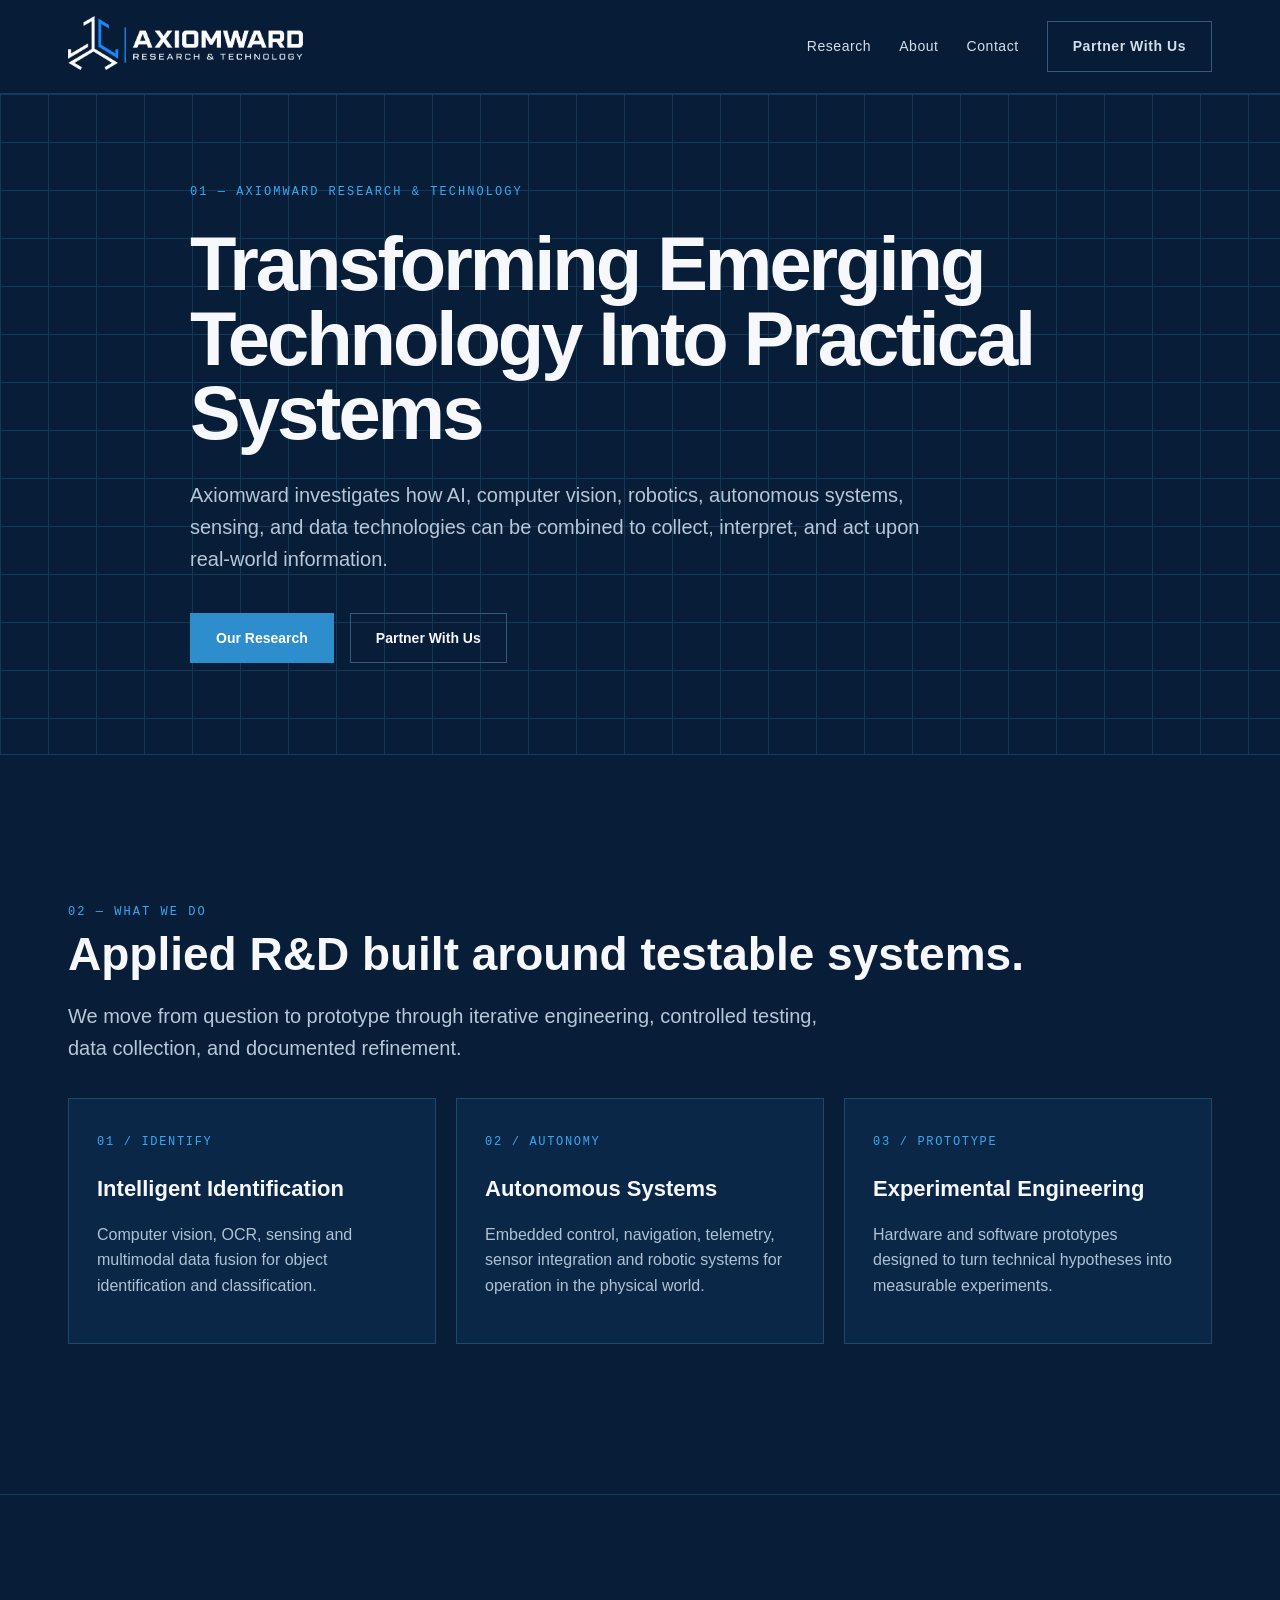
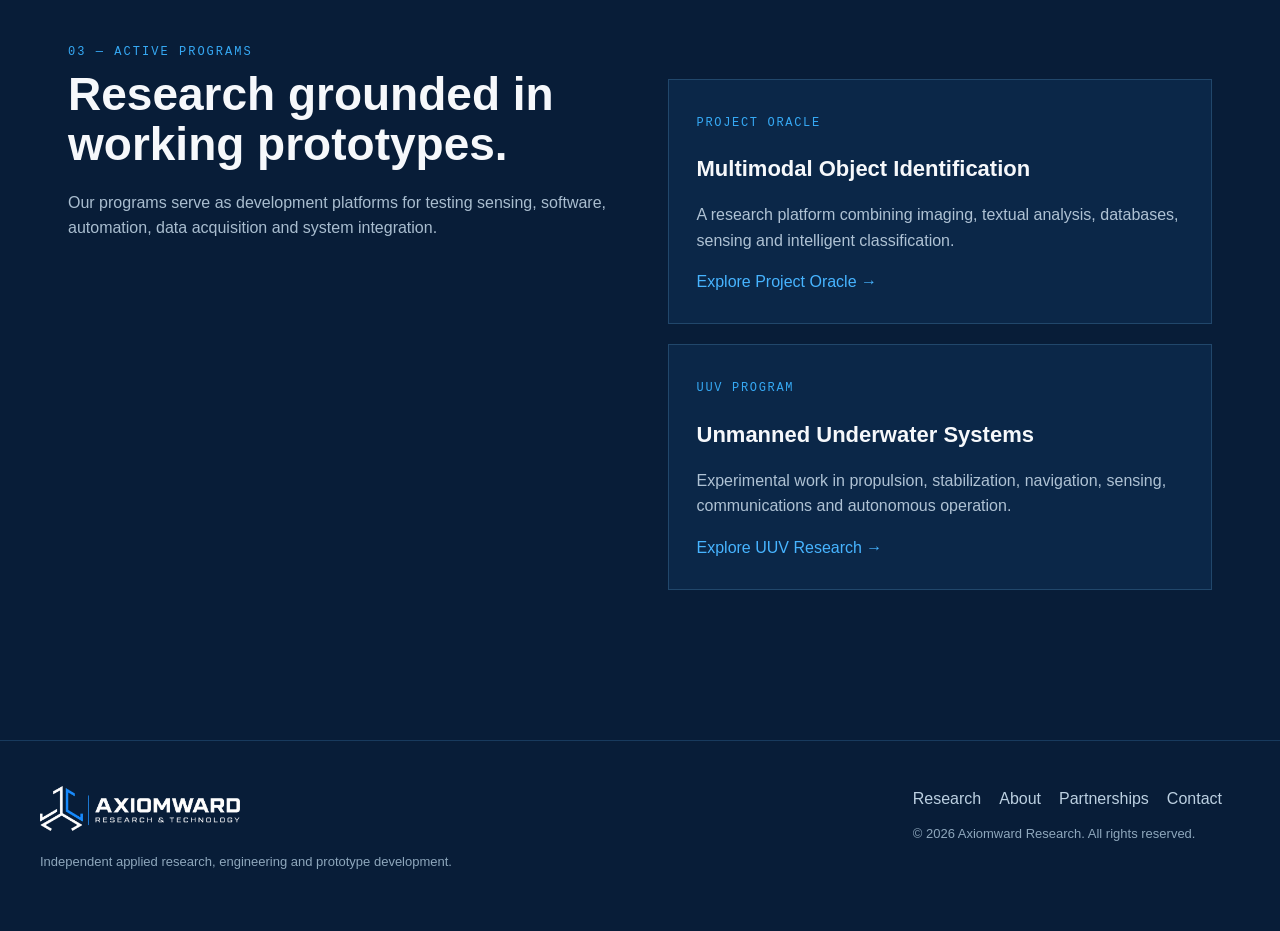
<file: index.html>
<!doctype html><html lang="en"><head><meta charset="utf-8"><meta name="viewport" content="width=device-width,initial-scale=1"><title>Home | Axiomward Research</title><meta name="description" content="Axiomward Research and Technology"><link rel="icon" href="favicon.png"><link rel="stylesheet" href="style.css"></head><body><header class="site-header"><nav class="nav"><a href="index.html"><img class="logo" src="axiomward-logo.png" alt="Axiomward Research & Technology"></a><button class="menu" aria-label="Menu">Menu</button><div class="links"><a class="" href="research.html">Research</a><a class="" href="about.html">About</a><a class="" href="contact.html">Contact</a><a class="btn" href="partnerships.html">Partner With Us</a></div></nav></header><main><section class="hero gridbg"><div class="wrap wide"><div class="eyebrow">01 — AXIOMWARD RESEARCH & TECHNOLOGY</div><h1>Transforming Emerging Technology Into Practical Systems</h1><p class="lead">Axiomward investigates how AI, computer vision, robotics, autonomous systems, sensing, and data technologies can be combined to collect, interpret, and act upon real-world information.</p><div class="actions"><a class="btn primary" href="research.html">Our Research</a><a class="btn" href="partnerships.html">Partner With Us</a></div></div></section><section class="section"><div class="wrap wide"><div class="eyebrow">02 — WHAT WE DO</div><h2>Applied R&D built around testable systems.</h2><p class="lead">We move from question to prototype through iterative engineering, controlled testing, data collection, and documented refinement.</p><div class="cards"><article class="card"><span class="num">01 / IDENTIFY</span><h3>Intelligent Identification</h3><p>Computer vision, OCR, sensing and multimodal data fusion for object identification and classification.</p></article><article class="card"><span class="num">02 / AUTONOMY</span><h3>Autonomous Systems</h3><p>Embedded control, navigation, telemetry, sensor integration and robotic systems for operation in the physical world.</p></article><article class="card"><span class="num">03 / PROTOTYPE</span><h3>Experimental Engineering</h3><p>Hardware and software prototypes designed to turn technical hypotheses into measurable experiments.</p></article></div></div></section><section class="section"><div class="wrap wide split"><div><div class="eyebrow">03 — ACTIVE PROGRAMS</div><h2>Research grounded in working prototypes.</h2><p class="muted">Our programs serve as development platforms for testing sensing, software, automation, data acquisition and system integration.</p></div><div class="cards" style="grid-template-columns:1fr"><article class="card"><span class="num">PROJECT ORACLE</span><h3>Multimodal Object Identification</h3><p>A research platform combining imaging, textual analysis, databases, sensing and intelligent classification.</p><a href="oracle.html">Explore Project Oracle →</a></article><article class="card"><span class="num">UUV PROGRAM</span><h3>Unmanned Underwater Systems</h3><p>Experimental work in propulsion, stabilization, navigation, sensing, communications and autonomous operation.</p><a href="uuv.html">Explore UUV Research →</a></article></div></div></section></main><footer class="footer"><div class="footer-inner"><div><img src="axiomward-logo.png" alt="Axiomward"><p class="small">Independent applied research, engineering and prototype development.</p></div><div><a href="research.html">Research</a><a href="about.html">About</a><a href="partnerships.html">Partnerships</a><a href="contact.html">Contact</a><p class="small">© <span data-year></span> Axiomward Research. All rights reserved.</p></div></div></footer><script src="main.js"></script></body></html>
</file>
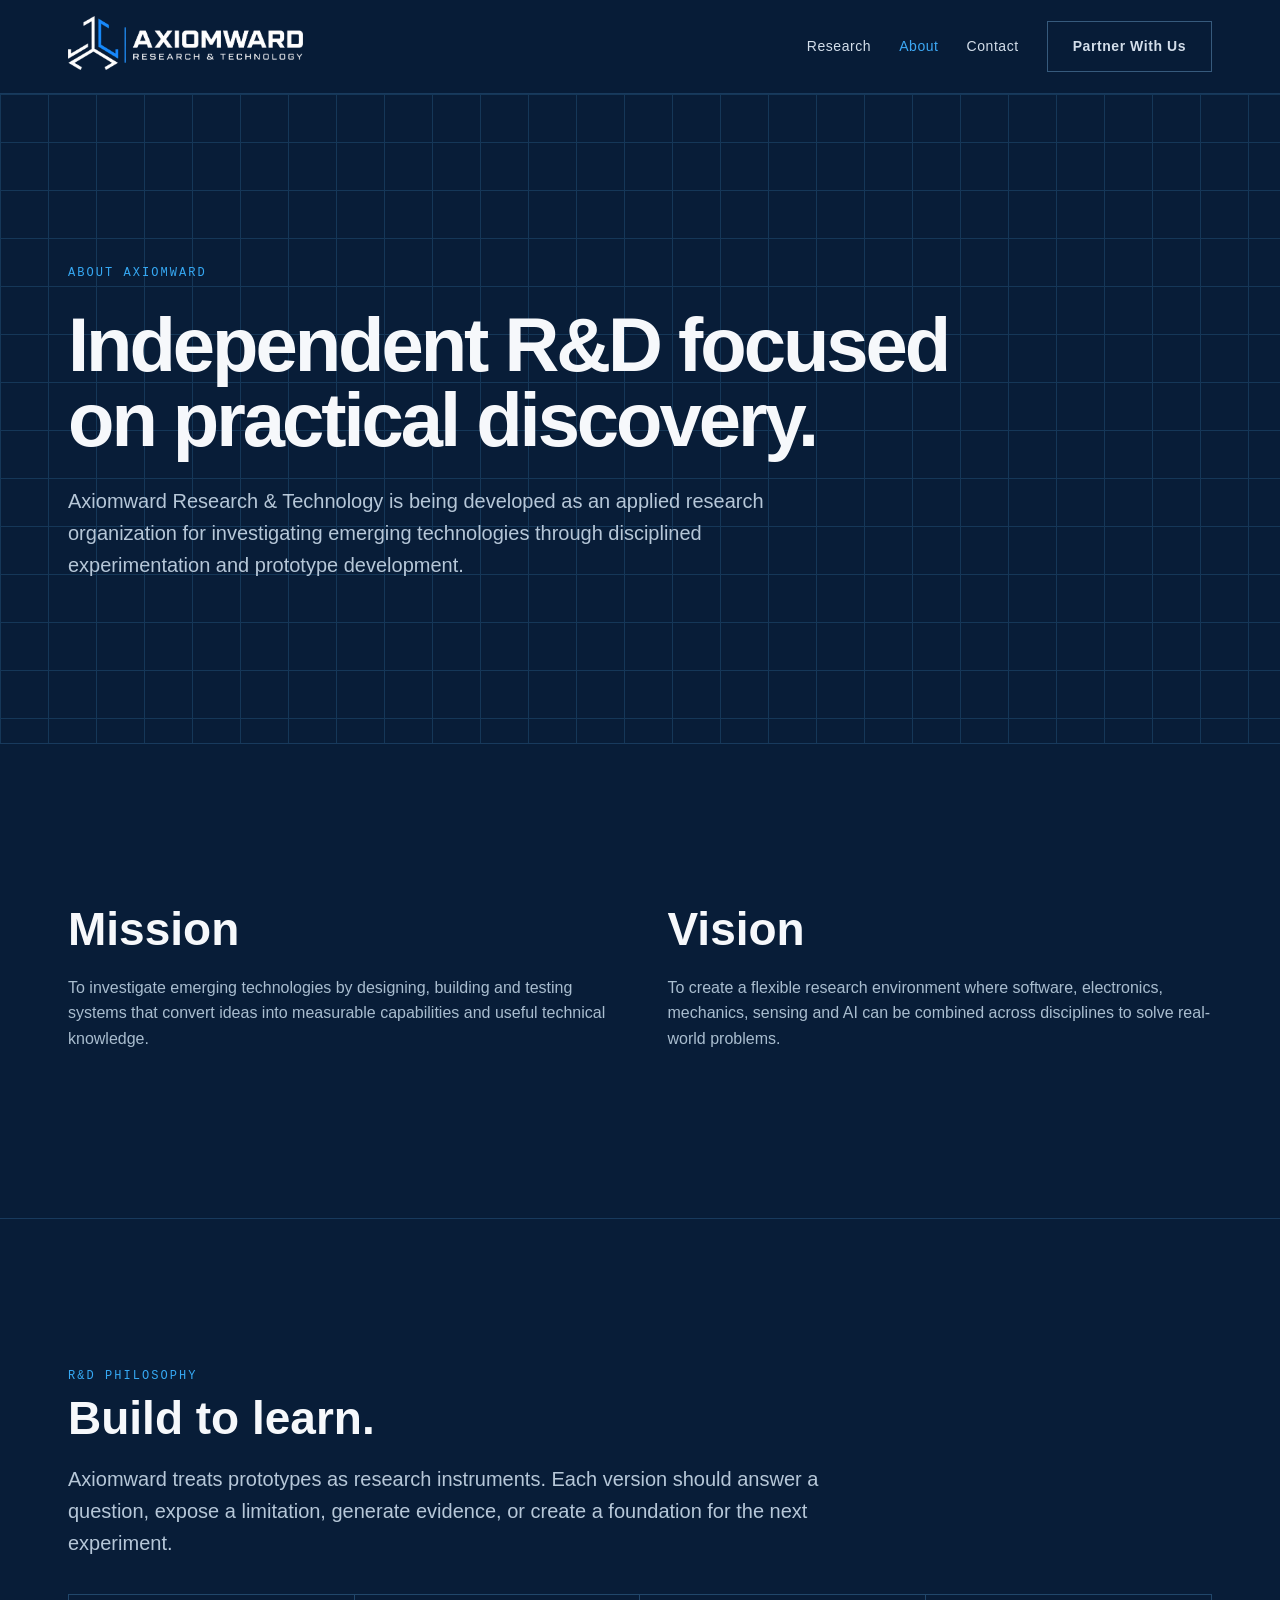
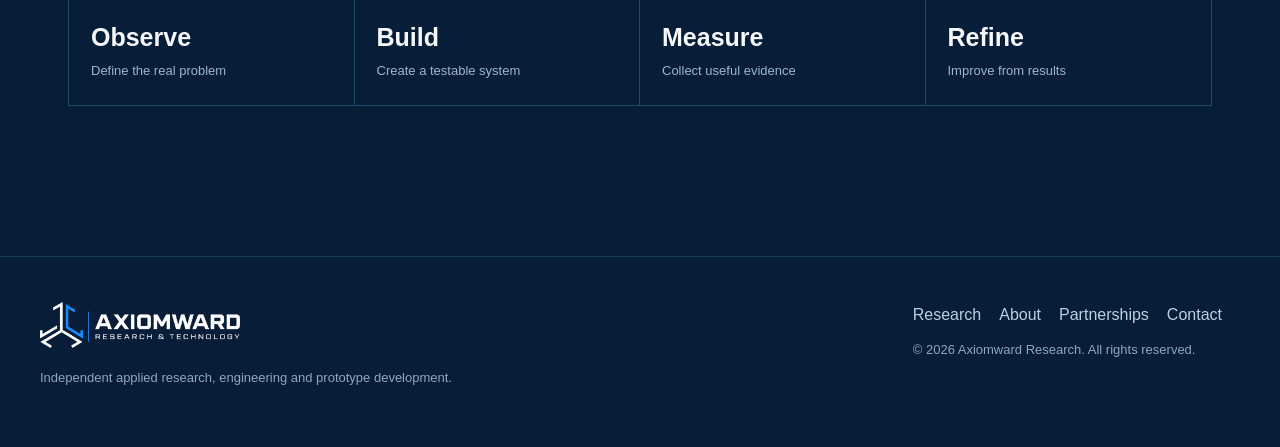
<file: about.html>
<!doctype html><html lang="en"><head><meta charset="utf-8"><meta name="viewport" content="width=device-width,initial-scale=1"><title>About | Axiomward Research</title><meta name="description" content="Axiomward Research and Technology"><link rel="icon" href="favicon.png"><link rel="stylesheet" href="style.css"></head><body><header class="site-header"><nav class="nav"><a href="index.html"><img class="logo" src="axiomward-logo.png" alt="Axiomward Research & Technology"></a><button class="menu" aria-label="Menu">Menu</button><div class="links"><a class="" href="research.html">Research</a><a class="active" href="about.html">About</a><a class="" href="contact.html">Contact</a><a class="btn" href="partnerships.html">Partner With Us</a></div></nav></header><main><section class="page-hero gridbg"><div class="wrap wide"><div class="eyebrow">ABOUT AXIOMWARD</div><h1>Independent R&D focused on practical discovery.</h1><p class="lead">Axiomward Research & Technology is being developed as an applied research organization for investigating emerging technologies through disciplined experimentation and prototype development.</p></div></section><section class="section"><div class="wrap wide split"><div><h2>Mission</h2><p class="muted">To investigate emerging technologies by designing, building and testing systems that convert ideas into measurable capabilities and useful technical knowledge.</p></div><div><h2>Vision</h2><p class="muted">To create a flexible research environment where software, electronics, mechanics, sensing and AI can be combined across disciplines to solve real-world problems.</p></div></div></section><section class="section"><div class="wrap wide"><div class="eyebrow">R&D PHILOSOPHY</div><h2>Build to learn.</h2><p class="lead">Axiomward treats prototypes as research instruments. Each version should answer a question, expose a limitation, generate evidence, or create a foundation for the next experiment.</p><div class="statbar"><div class="stat"><strong>Observe</strong><span>Define the real problem</span></div><div class="stat"><strong>Build</strong><span>Create a testable system</span></div><div class="stat"><strong>Measure</strong><span>Collect useful evidence</span></div><div class="stat"><strong>Refine</strong><span>Improve from results</span></div></div></div></section></main><footer class="footer"><div class="footer-inner"><div><img src="axiomward-logo.png" alt="Axiomward"><p class="small">Independent applied research, engineering and prototype development.</p></div><div><a href="research.html">Research</a><a href="about.html">About</a><a href="partnerships.html">Partnerships</a><a href="contact.html">Contact</a><p class="small">© <span data-year></span> Axiomward Research. All rights reserved.</p></div></div></footer><script src="main.js"></script></body></html>
</file>
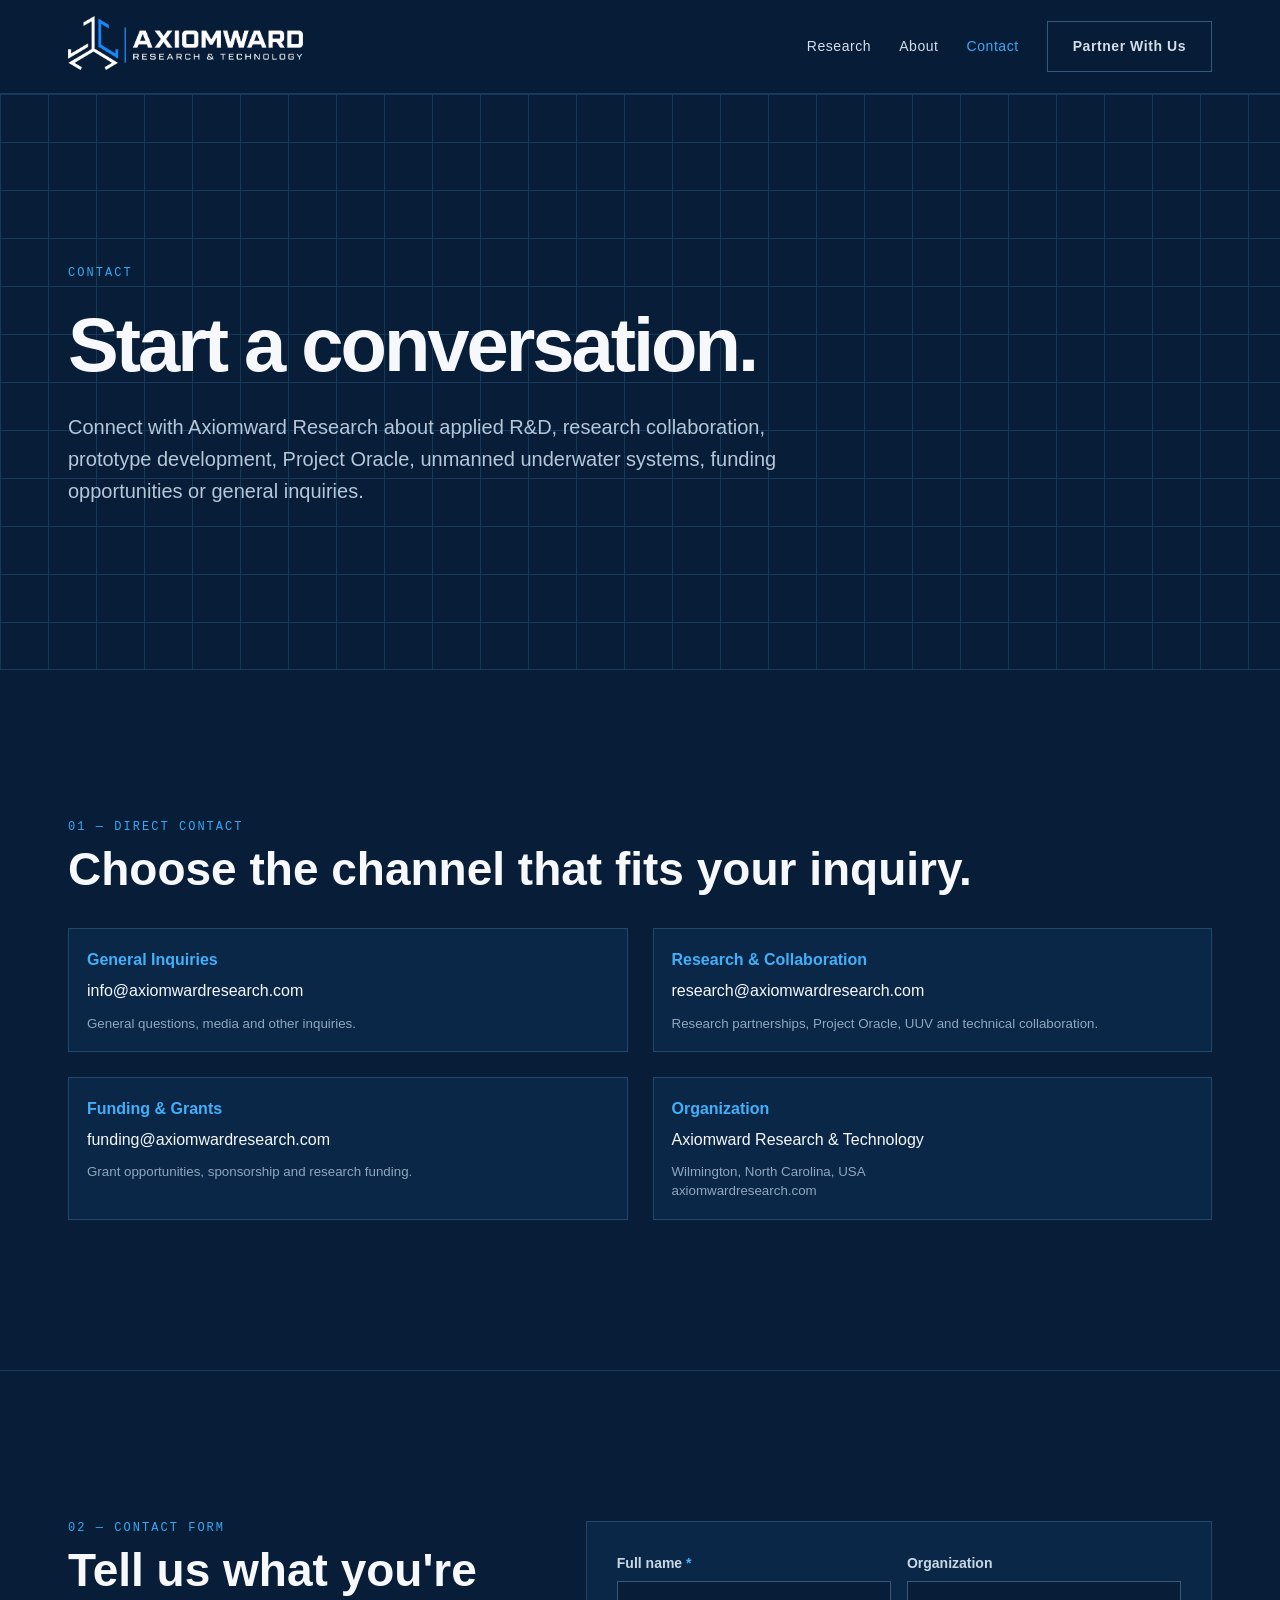
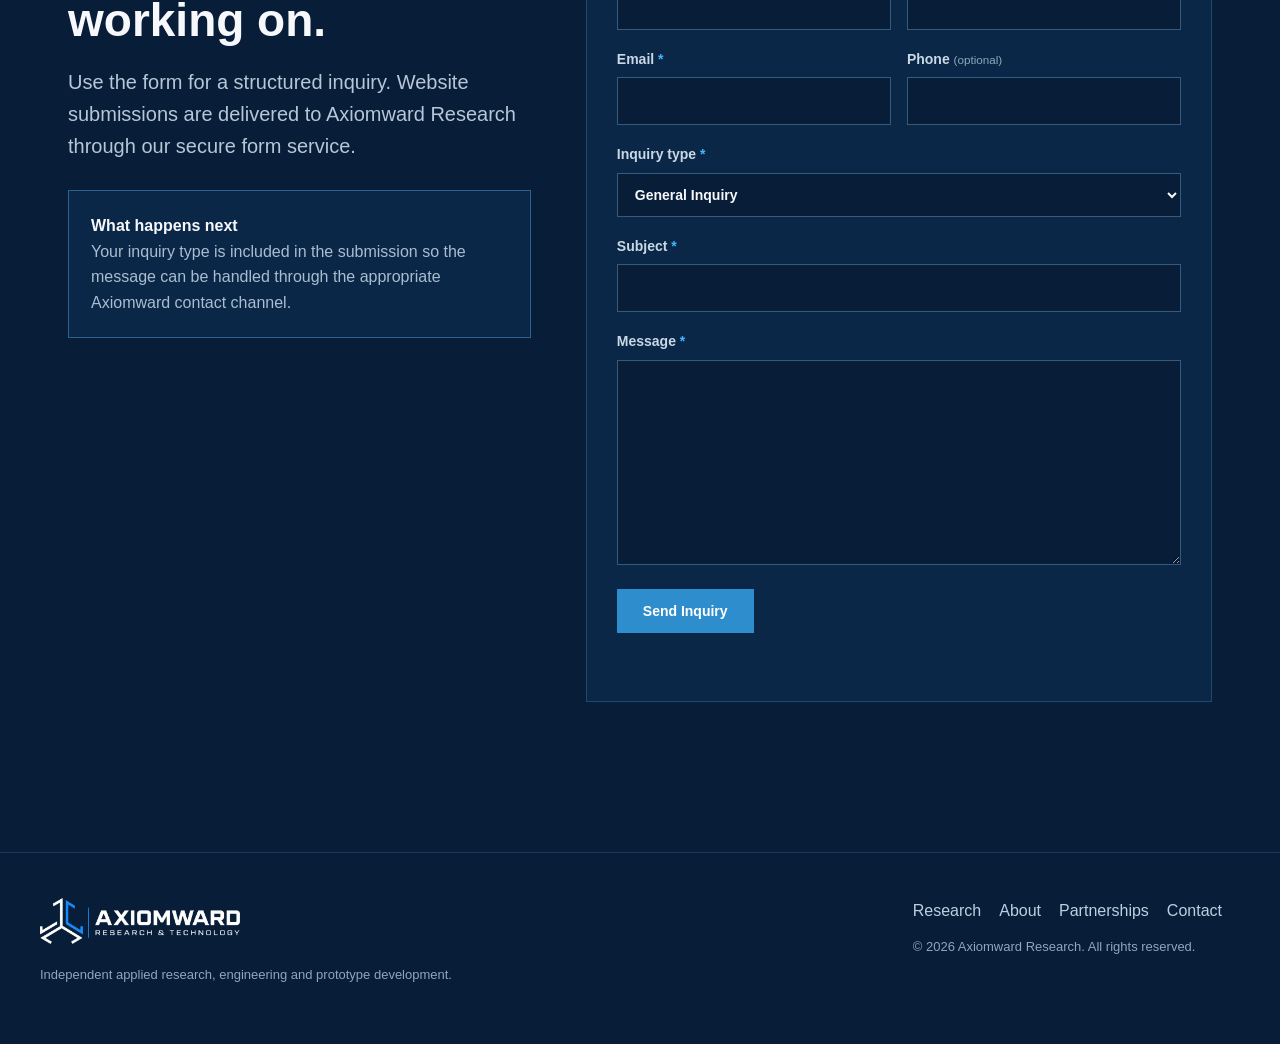
<file: contact.html>
<!doctype html><html lang="en"><head><meta charset="utf-8"><meta name="viewport" content="width=device-width,initial-scale=1"><title>Contact | Axiomward Research</title><meta name="description" content="Contact Axiomward Research for general inquiries, research collaboration, prototype development, funding and grants."><link rel="icon" href="favicon.png"><link rel="stylesheet" href="style.css"></head><body><header class="site-header"><nav class="nav"><a href="index.html"><img class="logo" src="axiomward-logo.png" alt="Axiomward Research & Technology"></a><button class="menu" aria-label="Menu">Menu</button><div class="links"><a href="research.html">Research</a><a href="about.html">About</a><a class="active" href="contact.html">Contact</a><a class="btn" href="partnerships.html">Partner With Us</a></div></nav></header><main><section class="page-hero gridbg"><div class="wrap wide"><div class="eyebrow">CONTACT</div><h1>Start a conversation.</h1><p class="lead">Connect with Axiomward Research about applied R&amp;D, research collaboration, prototype development, Project Oracle, unmanned underwater systems, funding opportunities or general inquiries.</p></div></section><section class="section"><div class="wrap wide"><div class="eyebrow">01 — DIRECT CONTACT</div><h2>Choose the channel that fits your inquiry.</h2><div class="contact-grid contact-channels"><a class="field contact-card" href="mailto:info@axiomwardresearch.com"><strong>General Inquiries</strong><span>info@axiomwardresearch.com</span><small>General questions, media and other inquiries.</small></a><a class="field contact-card" href="mailto:research@axiomwardresearch.com"><strong>Research &amp; Collaboration</strong><span>research@axiomwardresearch.com</span><small>Research partnerships, Project Oracle, UUV and technical collaboration.</small></a><a class="field contact-card" href="mailto:funding@axiomwardresearch.com"><strong>Funding &amp; Grants</strong><span>funding@axiomwardresearch.com</span><small>Grant opportunities, sponsorship and research funding.</small></a><div class="field"><strong>Organization</strong>Axiomward Research &amp; Technology<small>Wilmington, North Carolina, USA<br>axiomwardresearch.com</small></div></div></div></section><section class="section" id="contact-form"><div class="wrap wide"><div class="split contact-layout"><div><div class="eyebrow">02 — CONTACT FORM</div><h2>Tell us what you're working on.</h2><p class="lead">Use the form for a structured inquiry. Website submissions are delivered to Axiomward Research through our secure form service.</p><div class="notice"><strong>What happens next</strong><br><span class="muted">Your inquiry type is included in the submission so the message can be handled through the appropriate Axiomward contact channel.</span></div></div><div class="form-panel"><form id="axiomward-contact" action="https://formspree.io/f/mbglmper" method="POST"><input type="hidden" name="_subject" id="form-subject" value="[AXIOMWARD WEBSITE] General Inquiry"><div class="form-row"><label>Full name <span>*</span><input type="text" name="name" autocomplete="name" required></label><label>Organization<input type="text" name="organization" autocomplete="organization"></label></div><div class="form-row"><label>Email <span>*</span><input type="email" name="email" autocomplete="email" required></label><label>Phone <small>(optional)</small><input type="tel" name="phone" autocomplete="tel"></label></div><label>Inquiry type <span>*</span><select name="inquiry_type" id="inquiry-type" required><option value="General Inquiry">General Inquiry</option><option value="Research Collaboration">Research Collaboration</option><option value="Project Oracle">Project Oracle</option><option value="UUV / Marine Technology">UUV / Marine Technology</option><option value="Funding & Grants">Funding &amp; Grants</option><option value="Media Inquiry">Media Inquiry</option><option value="Other">Other</option></select></label><label>Subject <span>*</span><input type="text" name="subject" id="subject" required></label><label>Message <span>*</span><textarea name="message" rows="8" required></textarea></label><input type="text" name="_gotcha" class="hp" tabindex="-1" autocomplete="off" aria-hidden="true"><button class="btn primary form-submit" type="submit">Send Inquiry</button><p class="form-status" id="form-status" role="status" aria-live="polite"></p></form></div></div></div></section></main><footer class="footer"><div class="footer-inner"><div><img src="axiomward-logo.png" alt="Axiomward"><p class="small">Independent applied research, engineering and prototype development.</p></div><div><a href="research.html">Research</a><a href="about.html">About</a><a href="partnerships.html">Partnerships</a><a href="contact.html">Contact</a><p class="small">© <span data-year></span> Axiomward Research. All rights reserved.</p></div></div></footer><script src="main.js"></script></body></html>
</file>
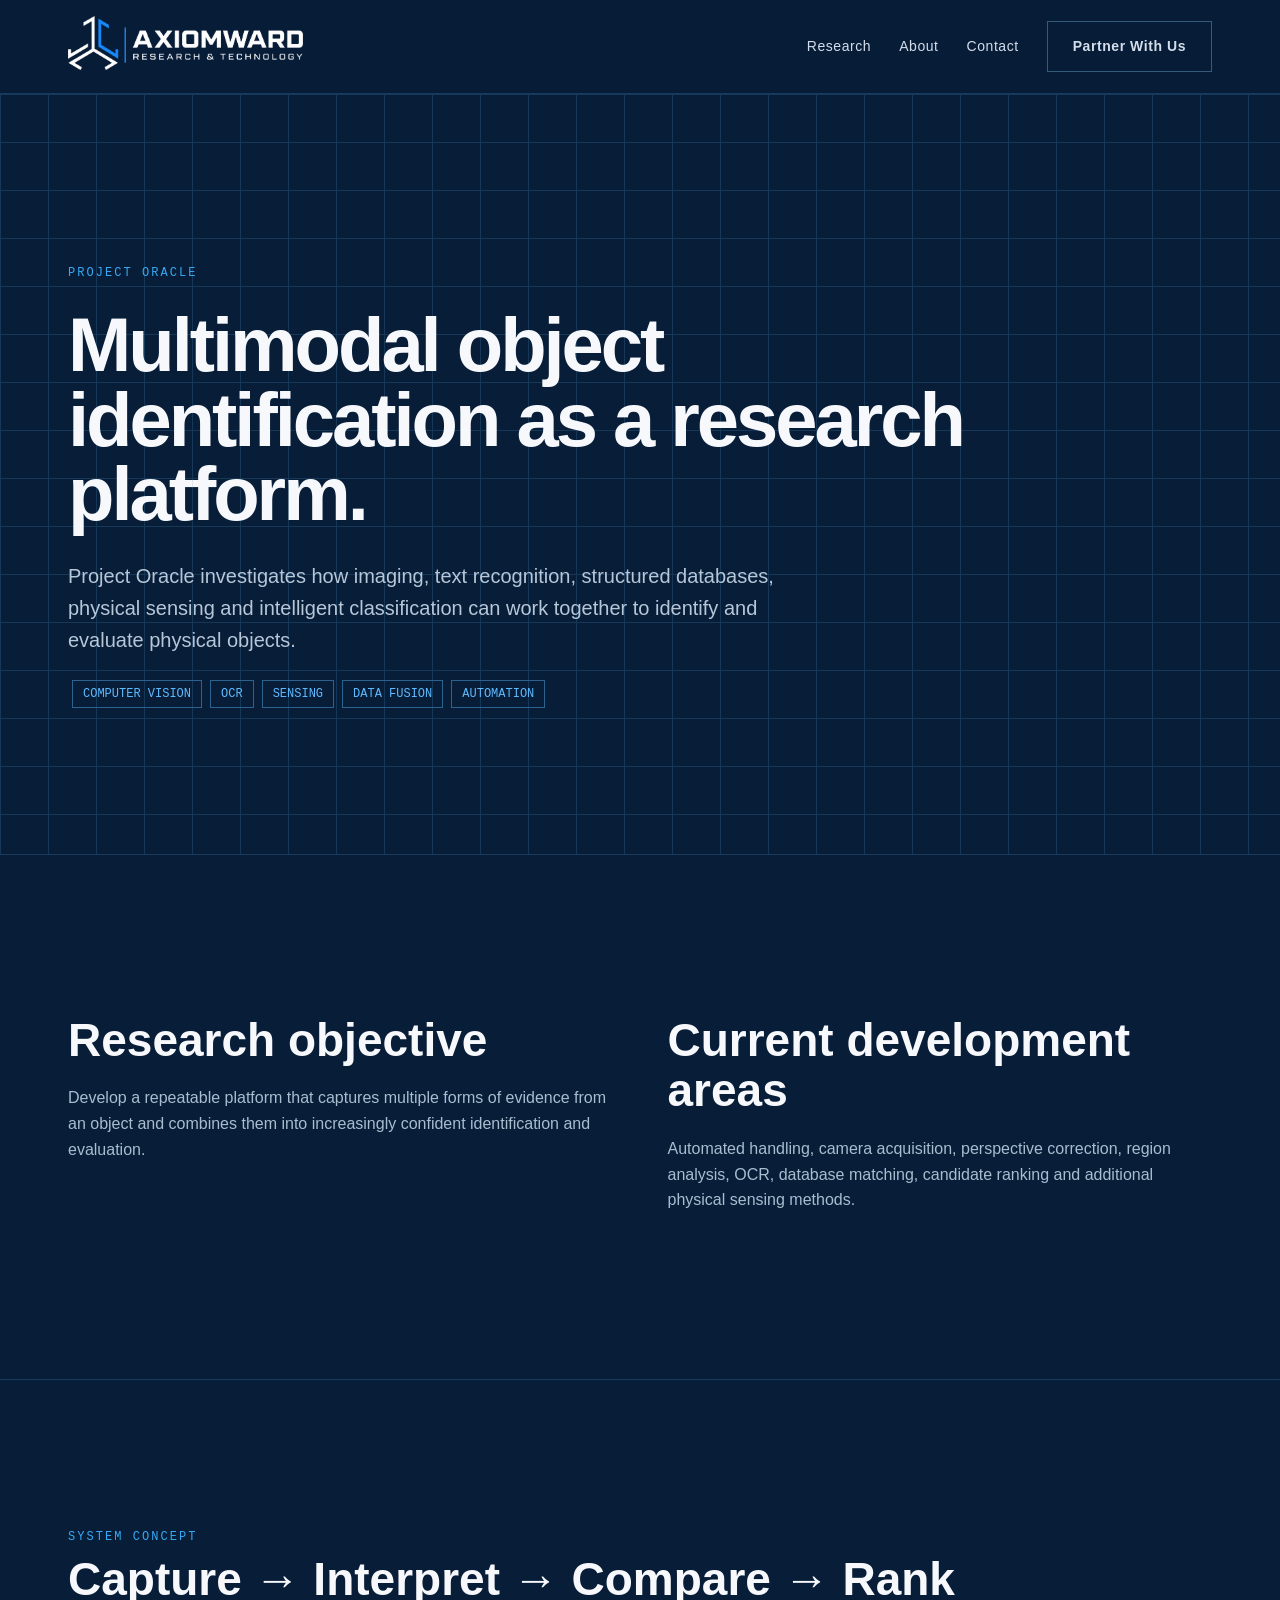
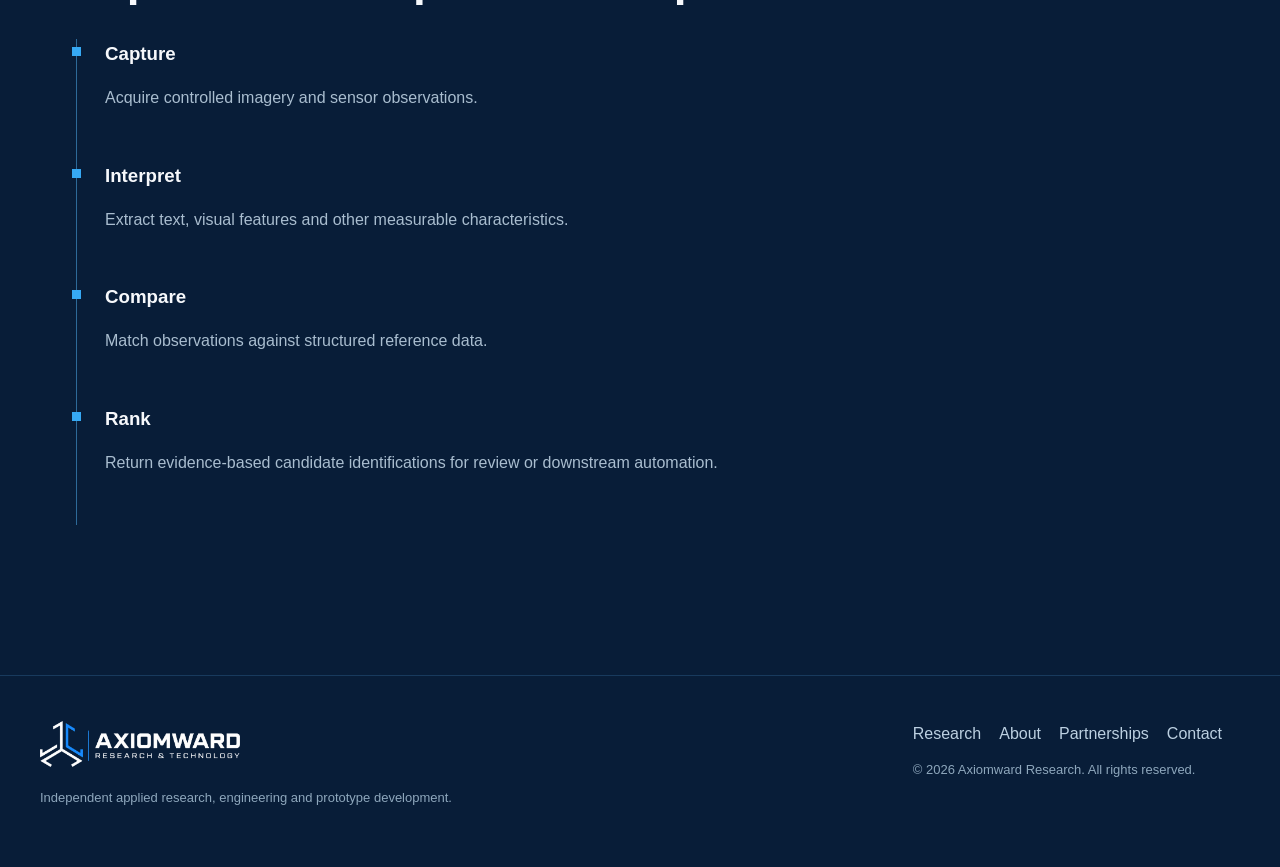
<file: oracle.html>
<!doctype html><html lang="en"><head><meta charset="utf-8"><meta name="viewport" content="width=device-width,initial-scale=1"><title>Project Oracle | Axiomward Research</title><meta name="description" content="Axiomward Research and Technology"><link rel="icon" href="favicon.png"><link rel="stylesheet" href="style.css"></head><body><header class="site-header"><nav class="nav"><a href="index.html"><img class="logo" src="axiomward-logo.png" alt="Axiomward Research & Technology"></a><button class="menu" aria-label="Menu">Menu</button><div class="links"><a class="" href="research.html">Research</a><a class="" href="about.html">About</a><a class="" href="contact.html">Contact</a><a class="btn" href="partnerships.html">Partner With Us</a></div></nav></header><main><section class="page-hero gridbg"><div class="wrap wide"><div class="eyebrow">PROJECT ORACLE</div><h1>Multimodal object identification as a research platform.</h1><p class="lead">Project Oracle investigates how imaging, text recognition, structured databases, physical sensing and intelligent classification can work together to identify and evaluate physical objects.</p><div><span class="project-tag">COMPUTER VISION</span><span class="project-tag">OCR</span><span class="project-tag">SENSING</span><span class="project-tag">DATA FUSION</span><span class="project-tag">AUTOMATION</span></div></div></section><section class="section"><div class="wrap wide split"><div><h2>Research objective</h2><p class="muted">Develop a repeatable platform that captures multiple forms of evidence from an object and combines them into increasingly confident identification and evaluation.</p></div><div><h2>Current development areas</h2><p class="muted">Automated handling, camera acquisition, perspective correction, region analysis, OCR, database matching, candidate ranking and additional physical sensing methods.</p></div></div></section><section class="section"><div class="wrap wide"><div class="eyebrow">SYSTEM CONCEPT</div><h2>Capture → Interpret → Compare → Rank</h2><div class="timeline"><div class="step"><h3>Capture</h3><p class="muted">Acquire controlled imagery and sensor observations.</p></div><div class="step"><h3>Interpret</h3><p class="muted">Extract text, visual features and other measurable characteristics.</p></div><div class="step"><h3>Compare</h3><p class="muted">Match observations against structured reference data.</p></div><div class="step"><h3>Rank</h3><p class="muted">Return evidence-based candidate identifications for review or downstream automation.</p></div></div></div></section></main><footer class="footer"><div class="footer-inner"><div><img src="axiomward-logo.png" alt="Axiomward"><p class="small">Independent applied research, engineering and prototype development.</p></div><div><a href="research.html">Research</a><a href="about.html">About</a><a href="partnerships.html">Partnerships</a><a href="contact.html">Contact</a><p class="small">© <span data-year></span> Axiomward Research. All rights reserved.</p></div></div></footer><script src="main.js"></script></body></html>
</file>
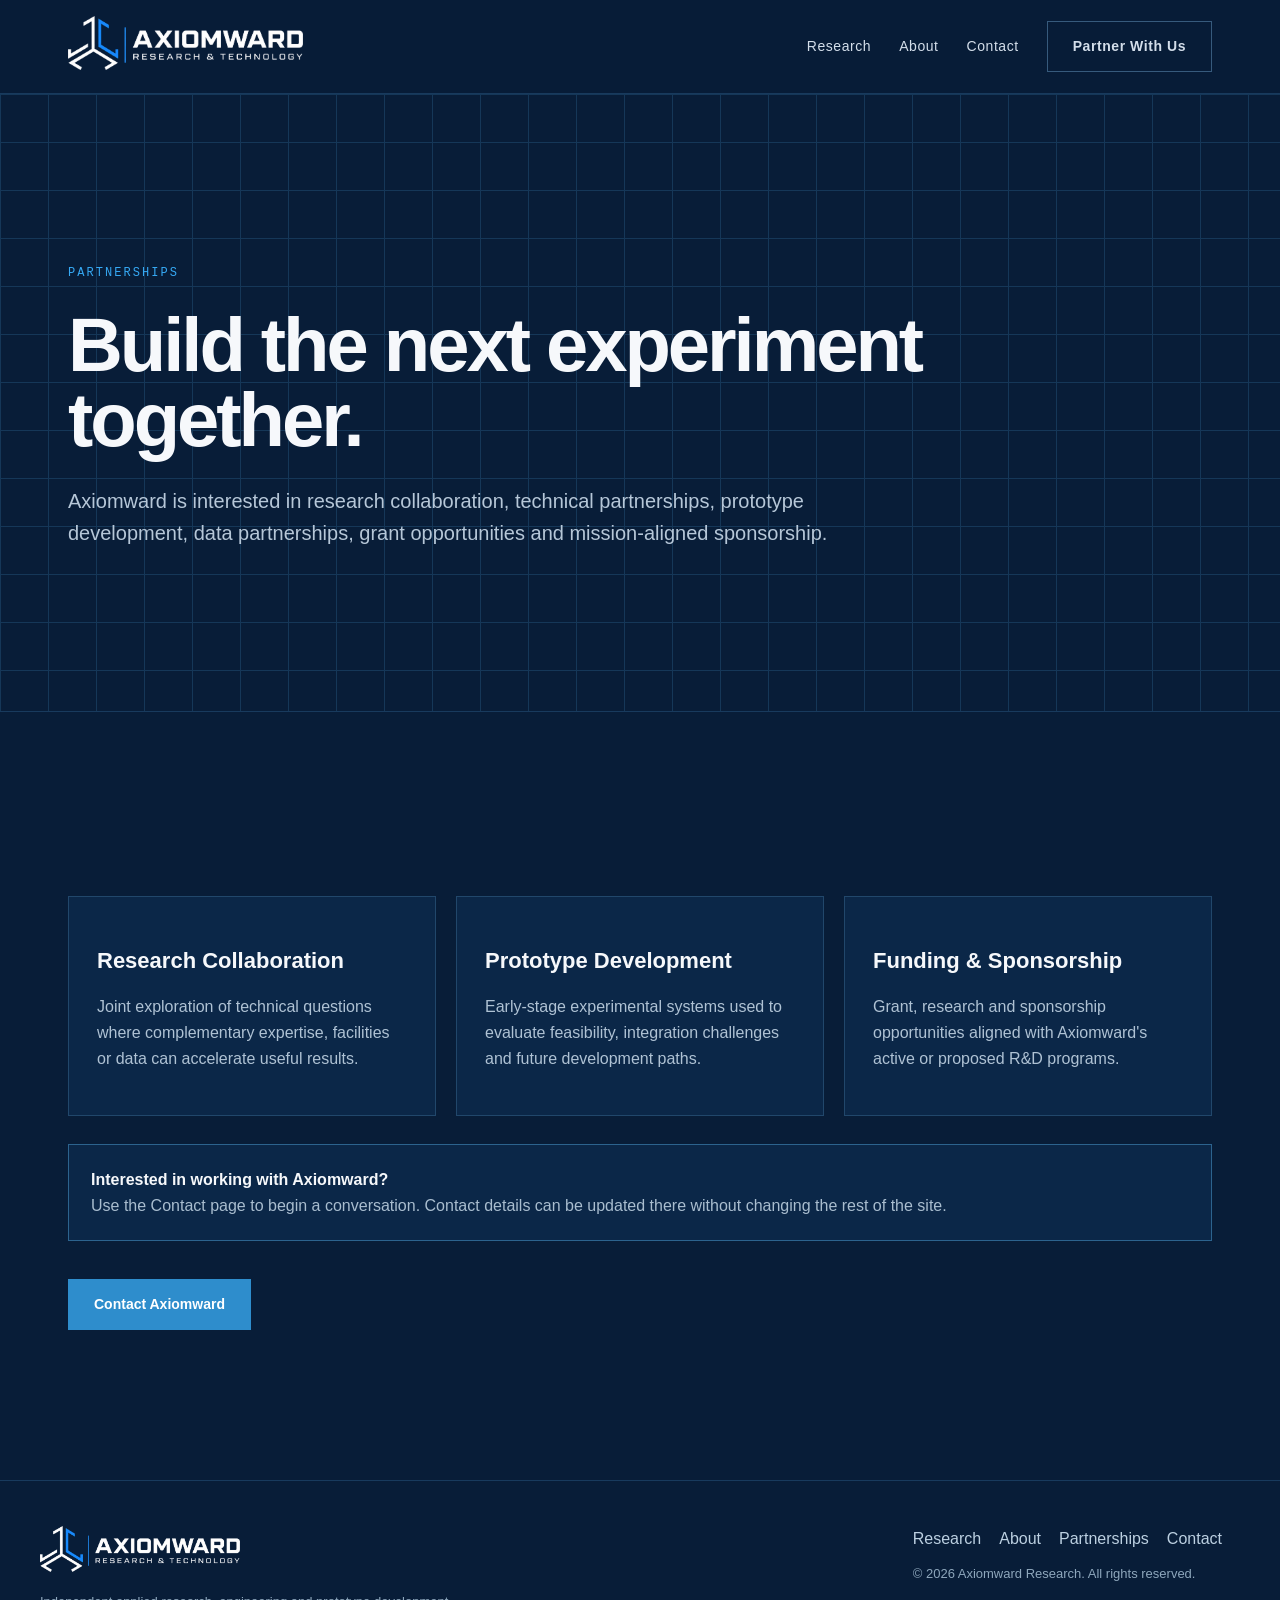
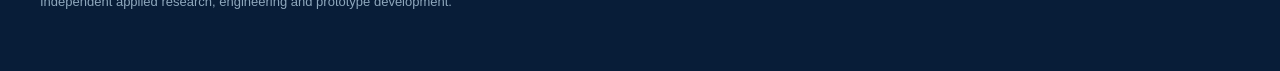
<file: partnerships.html>
<!doctype html><html lang="en"><head><meta charset="utf-8"><meta name="viewport" content="width=device-width,initial-scale=1"><title>Partnerships | Axiomward Research</title><meta name="description" content="Axiomward Research and Technology"><link rel="icon" href="favicon.png"><link rel="stylesheet" href="style.css"></head><body><header class="site-header"><nav class="nav"><a href="index.html"><img class="logo" src="axiomward-logo.png" alt="Axiomward Research & Technology"></a><button class="menu" aria-label="Menu">Menu</button><div class="links"><a class="" href="research.html">Research</a><a class="" href="about.html">About</a><a class="" href="contact.html">Contact</a><a class="btn" href="partnerships.html">Partner With Us</a></div></nav></header><main><section class="page-hero gridbg"><div class="wrap wide"><div class="eyebrow">PARTNERSHIPS</div><h1>Build the next experiment together.</h1><p class="lead">Axiomward is interested in research collaboration, technical partnerships, prototype development, data partnerships, grant opportunities and mission-aligned sponsorship.</p></div></section><section class="section"><div class="wrap wide"><div class="cards"><article class="card"><h3>Research Collaboration</h3><p>Joint exploration of technical questions where complementary expertise, facilities or data can accelerate useful results.</p></article><article class="card"><h3>Prototype Development</h3><p>Early-stage experimental systems used to evaluate feasibility, integration challenges and future development paths.</p></article><article class="card"><h3>Funding & Sponsorship</h3><p>Grant, research and sponsorship opportunities aligned with Axiomward's active or proposed R&D programs.</p></article></div><div class="notice"><strong>Interested in working with Axiomward?</strong><br><span class="muted">Use the Contact page to begin a conversation. Contact details can be updated there without changing the rest of the site.</span></div><div class="actions"><a class="btn primary" href="contact.html">Contact Axiomward</a></div></div></section></main><footer class="footer"><div class="footer-inner"><div><img src="axiomward-logo.png" alt="Axiomward"><p class="small">Independent applied research, engineering and prototype development.</p></div><div><a href="research.html">Research</a><a href="about.html">About</a><a href="partnerships.html">Partnerships</a><a href="contact.html">Contact</a><p class="small">© <span data-year></span> Axiomward Research. All rights reserved.</p></div></div></footer><script src="main.js"></script></body></html>
</file>
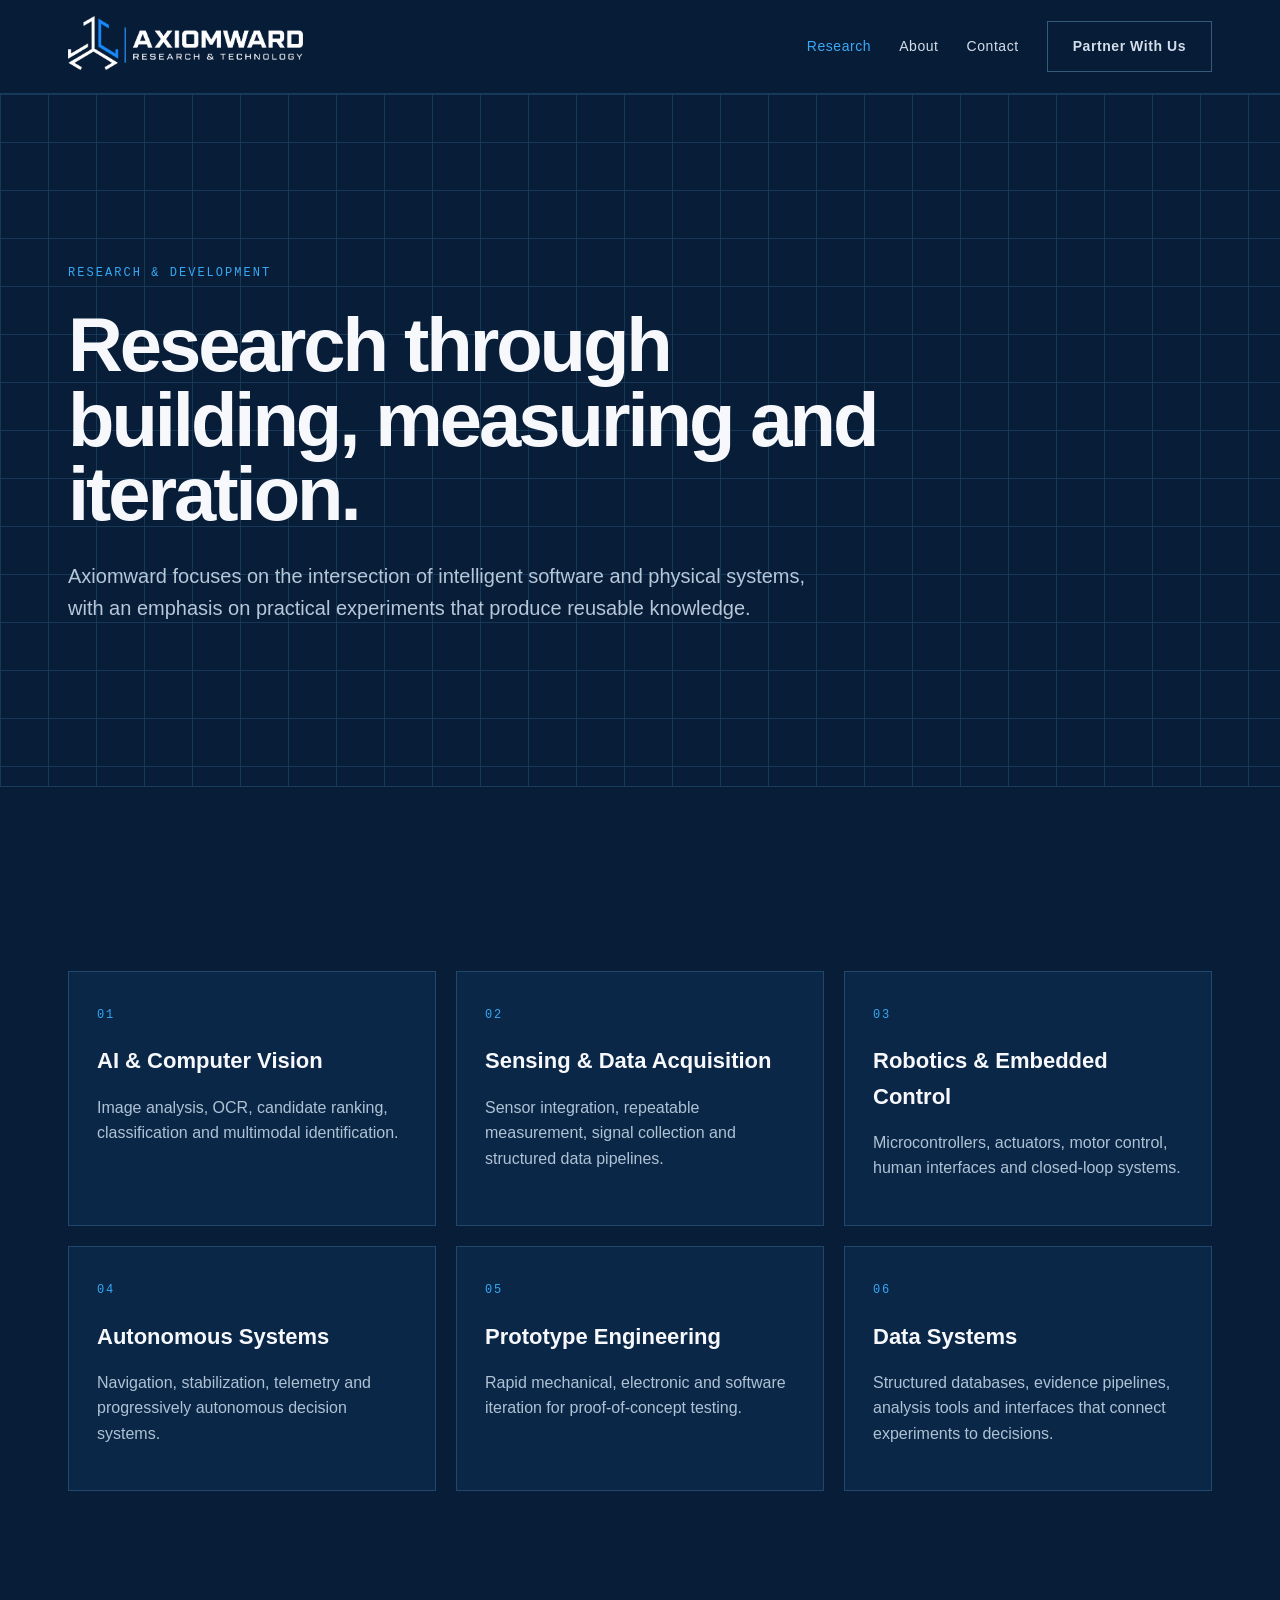
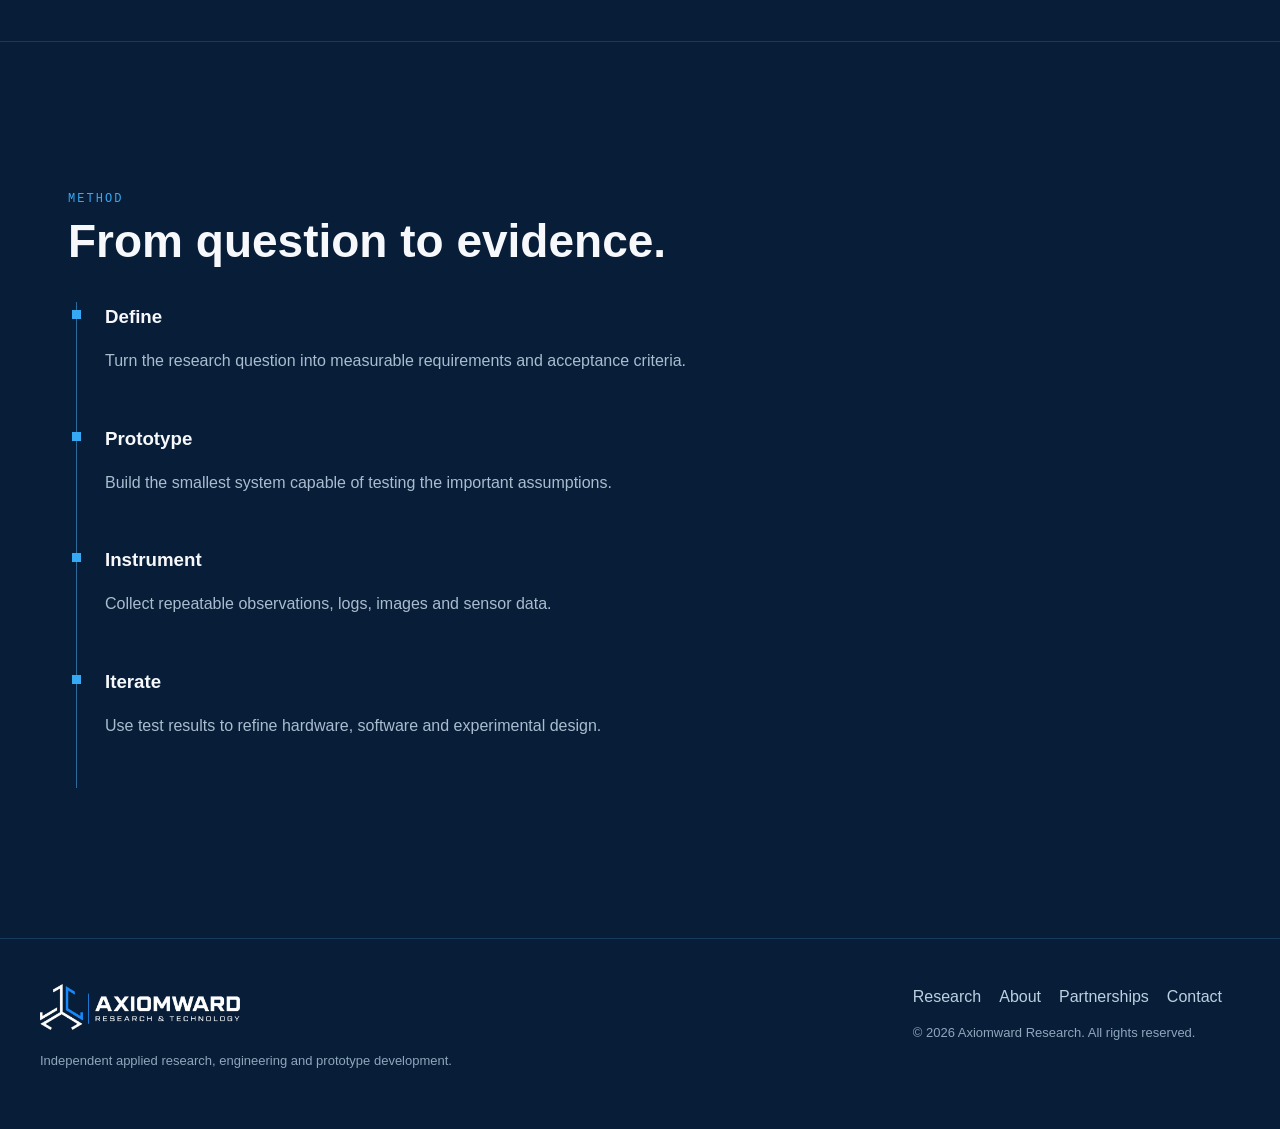
<file: research.html>
<!doctype html><html lang="en"><head><meta charset="utf-8"><meta name="viewport" content="width=device-width,initial-scale=1"><title>Research | Axiomward Research</title><meta name="description" content="Axiomward Research and Technology"><link rel="icon" href="favicon.png"><link rel="stylesheet" href="style.css"></head><body><header class="site-header"><nav class="nav"><a href="index.html"><img class="logo" src="axiomward-logo.png" alt="Axiomward Research & Technology"></a><button class="menu" aria-label="Menu">Menu</button><div class="links"><a class="active" href="research.html">Research</a><a class="" href="about.html">About</a><a class="" href="contact.html">Contact</a><a class="btn" href="partnerships.html">Partner With Us</a></div></nav></header><main><section class="page-hero gridbg"><div class="wrap wide"><div class="eyebrow">RESEARCH & DEVELOPMENT</div><h1>Research through building, measuring and iteration.</h1><p class="lead">Axiomward focuses on the intersection of intelligent software and physical systems, with an emphasis on practical experiments that produce reusable knowledge.</p></div></section><section class="section"><div class="wrap wide"><div class="cards"><article class="card"><span class="num">01</span><h3>AI & Computer Vision</h3><p>Image analysis, OCR, candidate ranking, classification and multimodal identification.</p></article><article class="card"><span class="num">02</span><h3>Sensing & Data Acquisition</h3><p>Sensor integration, repeatable measurement, signal collection and structured data pipelines.</p></article><article class="card"><span class="num">03</span><h3>Robotics & Embedded Control</h3><p>Microcontrollers, actuators, motor control, human interfaces and closed-loop systems.</p></article><article class="card"><span class="num">04</span><h3>Autonomous Systems</h3><p>Navigation, stabilization, telemetry and progressively autonomous decision systems.</p></article><article class="card"><span class="num">05</span><h3>Prototype Engineering</h3><p>Rapid mechanical, electronic and software iteration for proof-of-concept testing.</p></article><article class="card"><span class="num">06</span><h3>Data Systems</h3><p>Structured databases, evidence pipelines, analysis tools and interfaces that connect experiments to decisions.</p></article></div></div></section><section class="section"><div class="wrap wide"><div class="eyebrow">METHOD</div><h2>From question to evidence.</h2><div class="timeline"><div class="step"><h3>Define</h3><p class="muted">Turn the research question into measurable requirements and acceptance criteria.</p></div><div class="step"><h3>Prototype</h3><p class="muted">Build the smallest system capable of testing the important assumptions.</p></div><div class="step"><h3>Instrument</h3><p class="muted">Collect repeatable observations, logs, images and sensor data.</p></div><div class="step"><h3>Iterate</h3><p class="muted">Use test results to refine hardware, software and experimental design.</p></div></div></div></section></main><footer class="footer"><div class="footer-inner"><div><img src="axiomward-logo.png" alt="Axiomward"><p class="small">Independent applied research, engineering and prototype development.</p></div><div><a href="research.html">Research</a><a href="about.html">About</a><a href="partnerships.html">Partnerships</a><a href="contact.html">Contact</a><p class="small">© <span data-year></span> Axiomward Research. All rights reserved.</p></div></div></footer><script src="main.js"></script></body></html>
</file>
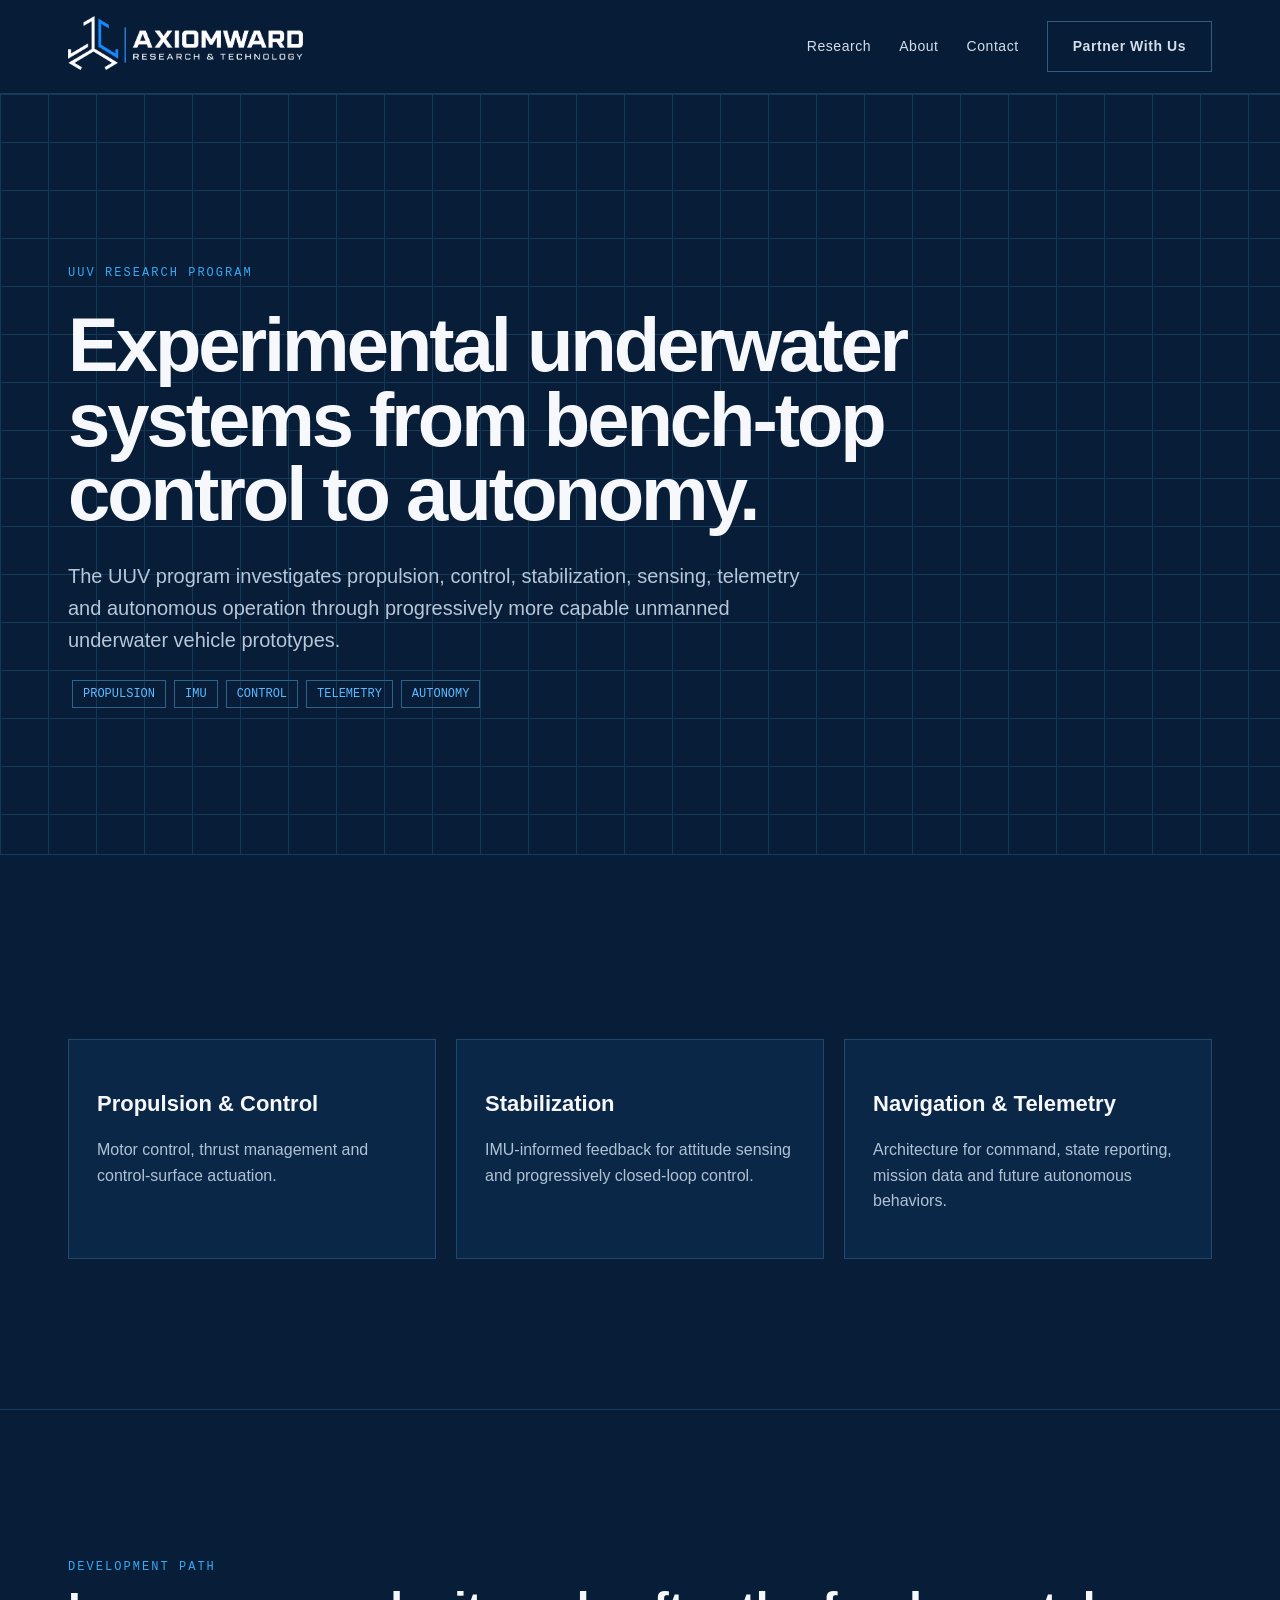
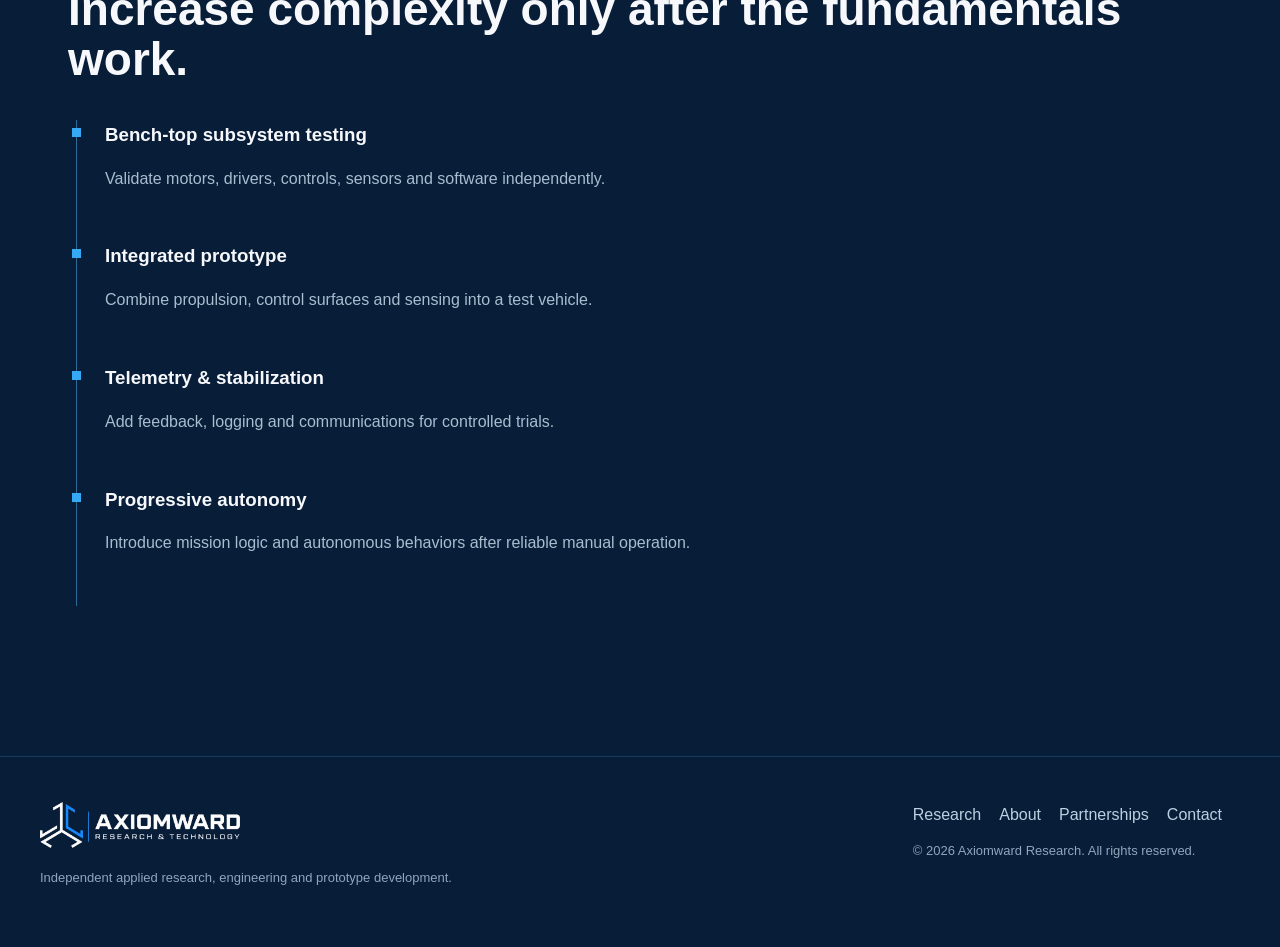
<file: uuv.html>
<!doctype html><html lang="en"><head><meta charset="utf-8"><meta name="viewport" content="width=device-width,initial-scale=1"><title>UUV Research Program | Axiomward Research</title><meta name="description" content="Axiomward Research and Technology"><link rel="icon" href="favicon.png"><link rel="stylesheet" href="style.css"></head><body><header class="site-header"><nav class="nav"><a href="index.html"><img class="logo" src="axiomward-logo.png" alt="Axiomward Research & Technology"></a><button class="menu" aria-label="Menu">Menu</button><div class="links"><a class="" href="research.html">Research</a><a class="" href="about.html">About</a><a class="" href="contact.html">Contact</a><a class="btn" href="partnerships.html">Partner With Us</a></div></nav></header><main><section class="page-hero gridbg"><div class="wrap wide"><div class="eyebrow">UUV RESEARCH PROGRAM</div><h1>Experimental underwater systems from bench-top control to autonomy.</h1><p class="lead">The UUV program investigates propulsion, control, stabilization, sensing, telemetry and autonomous operation through progressively more capable unmanned underwater vehicle prototypes.</p><div><span class="project-tag">PROPULSION</span><span class="project-tag">IMU</span><span class="project-tag">CONTROL</span><span class="project-tag">TELEMETRY</span><span class="project-tag">AUTONOMY</span></div></div></section><section class="section"><div class="wrap wide"><div class="cards"><article class="card"><h3>Propulsion & Control</h3><p>Motor control, thrust management and control-surface actuation.</p></article><article class="card"><h3>Stabilization</h3><p>IMU-informed feedback for attitude sensing and progressively closed-loop control.</p></article><article class="card"><h3>Navigation & Telemetry</h3><p>Architecture for command, state reporting, mission data and future autonomous behaviors.</p></article></div></div></section><section class="section"><div class="wrap wide"><div class="eyebrow">DEVELOPMENT PATH</div><h2>Increase complexity only after the fundamentals work.</h2><div class="timeline"><div class="step"><h3>Bench-top subsystem testing</h3><p class="muted">Validate motors, drivers, controls, sensors and software independently.</p></div><div class="step"><h3>Integrated prototype</h3><p class="muted">Combine propulsion, control surfaces and sensing into a test vehicle.</p></div><div class="step"><h3>Telemetry & stabilization</h3><p class="muted">Add feedback, logging and communications for controlled trials.</p></div><div class="step"><h3>Progressive autonomy</h3><p class="muted">Introduce mission logic and autonomous behaviors after reliable manual operation.</p></div></div></div></section></main><footer class="footer"><div class="footer-inner"><div><img src="axiomward-logo.png" alt="Axiomward"><p class="small">Independent applied research, engineering and prototype development.</p></div><div><a href="research.html">Research</a><a href="about.html">About</a><a href="partnerships.html">Partnerships</a><a href="contact.html">Contact</a><p class="small">© <span data-year></span> Axiomward Research. All rights reserved.</p></div></div></footer><script src="main.js"></script></body></html>
</file>
<file: style.css>
*{box-sizing:border-box}html{scroll-behavior:smooth}body{margin:0;background:#081d38;color:#f6f8fb;font-family:Inter,Arial,Helvetica,sans-serif;line-height:1.6}a{color:inherit}.site-header{position:sticky;top:0;z-index:20;background:rgba(8,29,56,.96);border-bottom:1px solid #183a5d}.nav{max-width:1200px;margin:auto;padding:16px 28px;display:flex;align-items:center;justify-content:space-between;gap:30px}.logo{width:235px;max-width:55vw}.links{display:flex;align-items:center;gap:28px}.links a{text-decoration:none;color:#d3deea;font-size:14px;letter-spacing:.04em}.links a:hover,.links a.active{color:#3da9f5}.btn{display:inline-block;text-decoration:none;padding:13px 25px;border:1px solid #365a7c;font-weight:700;font-size:14px}.btn.primary{background:#2e8dcc;border-color:#2e8dcc;color:white}.btn:hover{filter:brightness(1.12)}.menu{display:none;background:none;border:1px solid #365a7c;color:white;padding:8px 11px}.gridbg{background-image:linear-gradient(#153758 1px,transparent 1px),linear-gradient(90deg,#153758 1px,transparent 1px);background-size:48px 48px}.hero{min-height:660px;display:flex;align-items:center}.wrap{max-width:960px;margin:auto;padding:72px 28px}.wide{max-width:1200px}.eyebrow{color:#36a9f4;text-transform:uppercase;letter-spacing:.17em;font:12px monospace}.hero h1,.page-hero h1{font-size:clamp(48px,7vw,76px);line-height:.98;letter-spacing:-.04em;max-width:900px;margin:28px 0}.lead{font-size:20px;color:#b6c7d8;max-width:760px}.actions{display:flex;gap:16px;flex-wrap:wrap;margin-top:38px}.section{padding:78px 0;border-top:1px solid #183a5d}.section h2{font-size:clamp(30px,4vw,46px);line-height:1.1;margin:10px 0 20px}.muted{color:#a9bdcf}.cards{display:grid;grid-template-columns:repeat(3,1fr);gap:20px;margin-top:34px}.card{background:#0b2748;border:1px solid #21476b;padding:28px;min-height:210px}.card .num{font:12px monospace;color:#36a9f4;letter-spacing:.14em}.card h3{font-size:22px;margin:18px 0 10px}.card p{color:#afc2d4}.card a{color:#47b4ff;text-decoration:none}.split{display:grid;grid-template-columns:1fr 1fr;gap:55px;align-items:start}.statbar{display:grid;grid-template-columns:repeat(4,1fr);border:1px solid #21476b;margin-top:35px}.stat{padding:22px;border-right:1px solid #21476b}.stat:last-child{border-right:0}.stat strong{display:block;font-size:25px}.stat span{color:#9eb5c9;font-size:13px}.page-hero{padding:100px 0 70px}.timeline{border-left:1px solid #2d6a99;margin:35px 0 0 8px}.step{padding:0 0 34px 28px;position:relative}.step:before{content:'';width:9px;height:9px;background:#36a9f4;position:absolute;left:-5px;top:8px}.step h3{margin:0 0 7px}.notice{border:1px solid #2c638e;background:#0b2748;padding:22px;margin-top:28px}.footer{border-top:1px solid #183a5d;padding:45px 28px;color:#8ea7bc}.footer-inner{max-width:1200px;margin:auto;display:flex;justify-content:space-between;gap:30px;flex-wrap:wrap}.footer img{width:200px}.footer a{color:#bcd0e1;text-decoration:none;margin-right:18px}.project-tag{display:inline-block;border:1px solid #2b628f;padding:6px 10px;font:12px monospace;color:#5dbaff;margin:4px}.contact-grid{display:grid;grid-template-columns:1fr 1fr;gap:25px}.field{border:1px solid #21476b;padding:18px;background:#0b2748}.field strong{display:block;color:#42aff8;margin-bottom:5px}.small{font-size:13px;color:#8ea7bc}@media(max-width:800px){.links{display:none;position:absolute;left:0;right:0;top:73px;background:#081d38;padding:25px;flex-direction:column;align-items:flex-start;border-bottom:1px solid #21476b}.links.open{display:flex}.menu{display:block}.cards,.split,.contact-grid{grid-template-columns:1fr}.statbar{grid-template-columns:1fr 1fr}.stat:nth-child(2){border-right:0}.hero{min-height:560px}.hero h1,.page-hero h1{font-size:46px}.wrap{padding:58px 24px}}.contact-channels{margin-top:34px}.contact-card{display:block;text-decoration:none;transition:transform .18s ease,border-color .18s ease}.contact-card:hover{transform:translateY(-2px);border-color:#36a9f4}.contact-card span{display:block;color:#f6f8fb;overflow-wrap:anywhere}.contact-card small,.field small{display:block;color:#8ea7bc;margin-top:10px;line-height:1.45}.contact-layout{grid-template-columns:.85fr 1.15fr}.form-panel{background:#0b2748;border:1px solid #21476b;padding:30px}.form-panel label{display:block;color:#c9d8e5;font-size:14px;font-weight:700;margin-bottom:18px}.form-panel label>span{color:#47b4ff}.form-panel label small{font-weight:400;color:#8ea7bc}.form-panel input,.form-panel select,.form-panel textarea{width:100%;margin-top:7px;background:#081d38;border:1px solid #365a7c;color:#f6f8fb;padding:12px 13px;font:inherit;outline:none}.form-panel textarea{resize:vertical;min-height:160px}.form-panel input:focus,.form-panel select:focus,.form-panel textarea:focus{border-color:#36a9f4;box-shadow:0 0 0 2px rgba(54,169,244,.12)}.form-row{display:grid;grid-template-columns:1fr 1fr;gap:16px}.form-submit{cursor:pointer;background:#2e8dcc;color:#fff}.form-submit:disabled{opacity:.65;cursor:wait}.form-status{min-height:24px;margin:14px 0 0;color:#b6c7d8}.form-status.success{color:#7fd3a7}.form-status.error{color:#ff9a9a}.hp{position:absolute!important;left:-9999px!important;opacity:0!important;height:1px!important;width:1px!important}@media(max-width:800px){.contact-layout,.form-row{grid-template-columns:1fr}.form-panel{padding:22px}}
</file>
